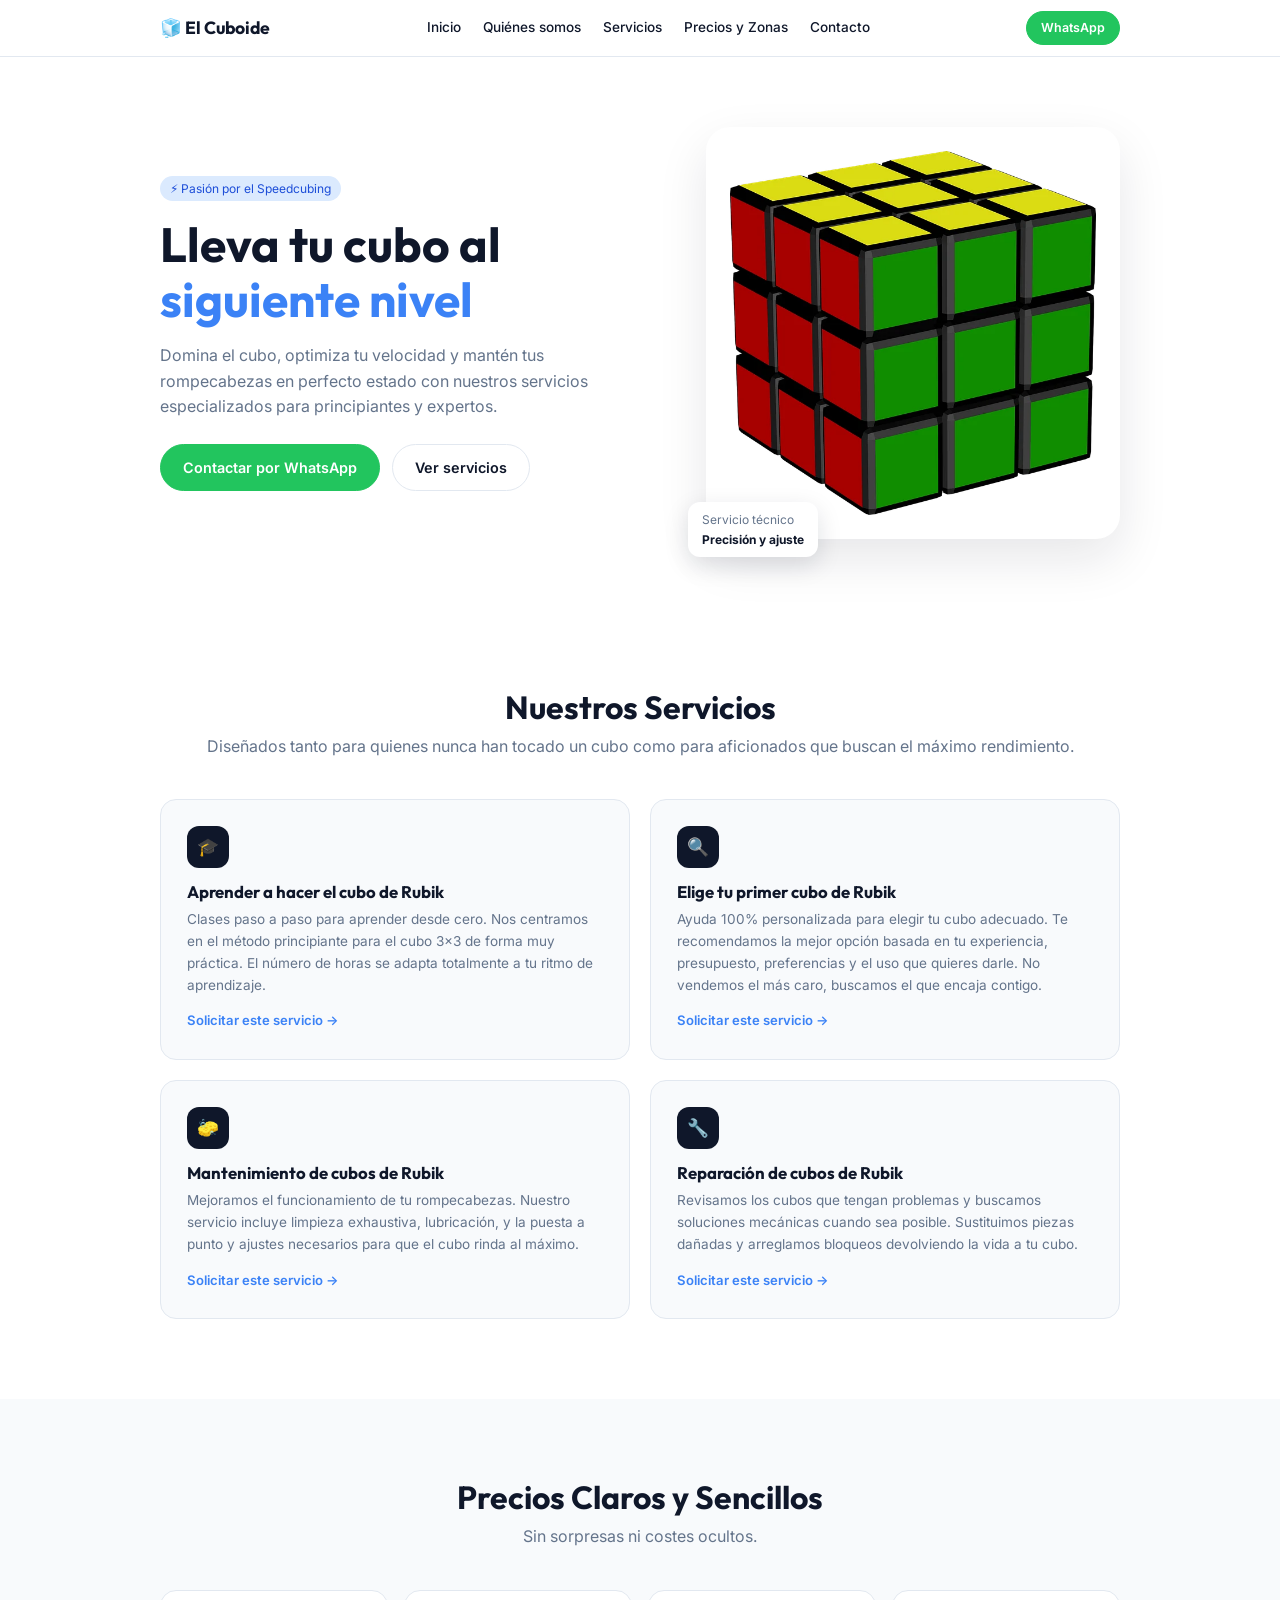
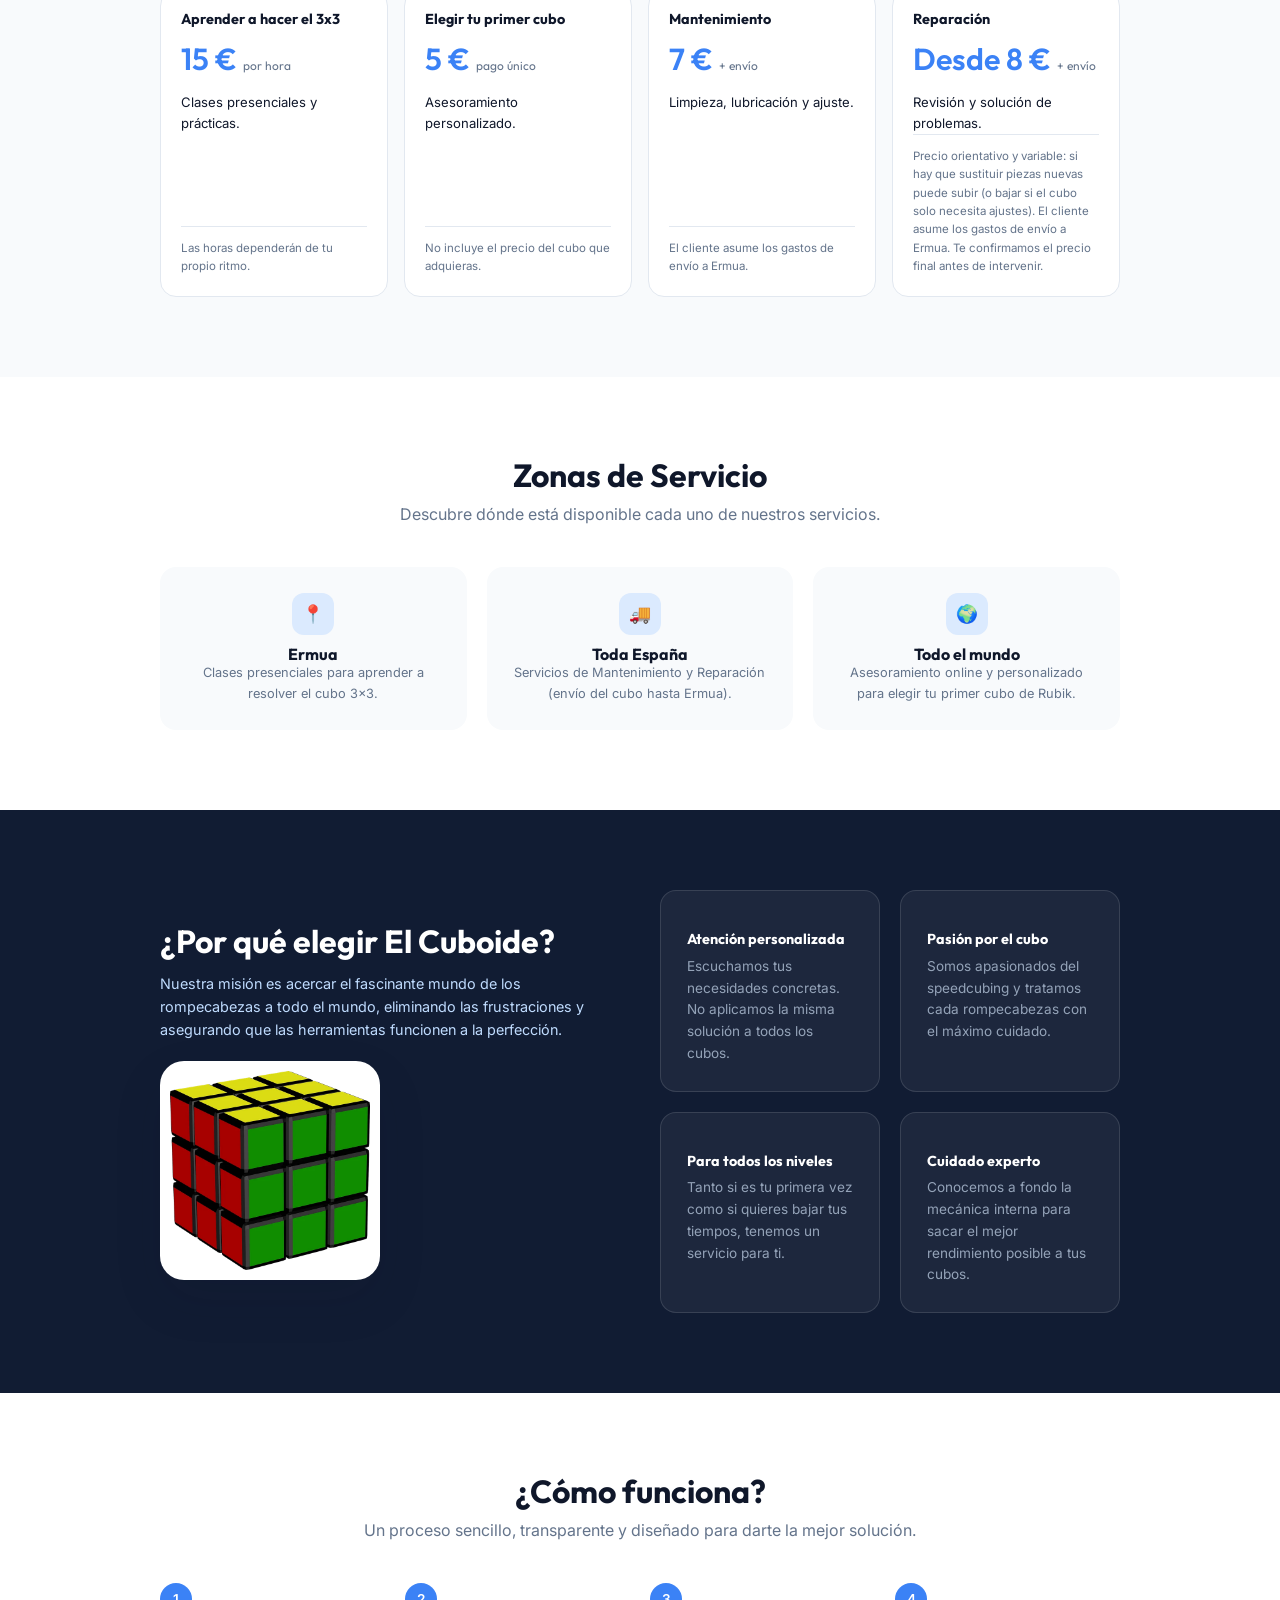
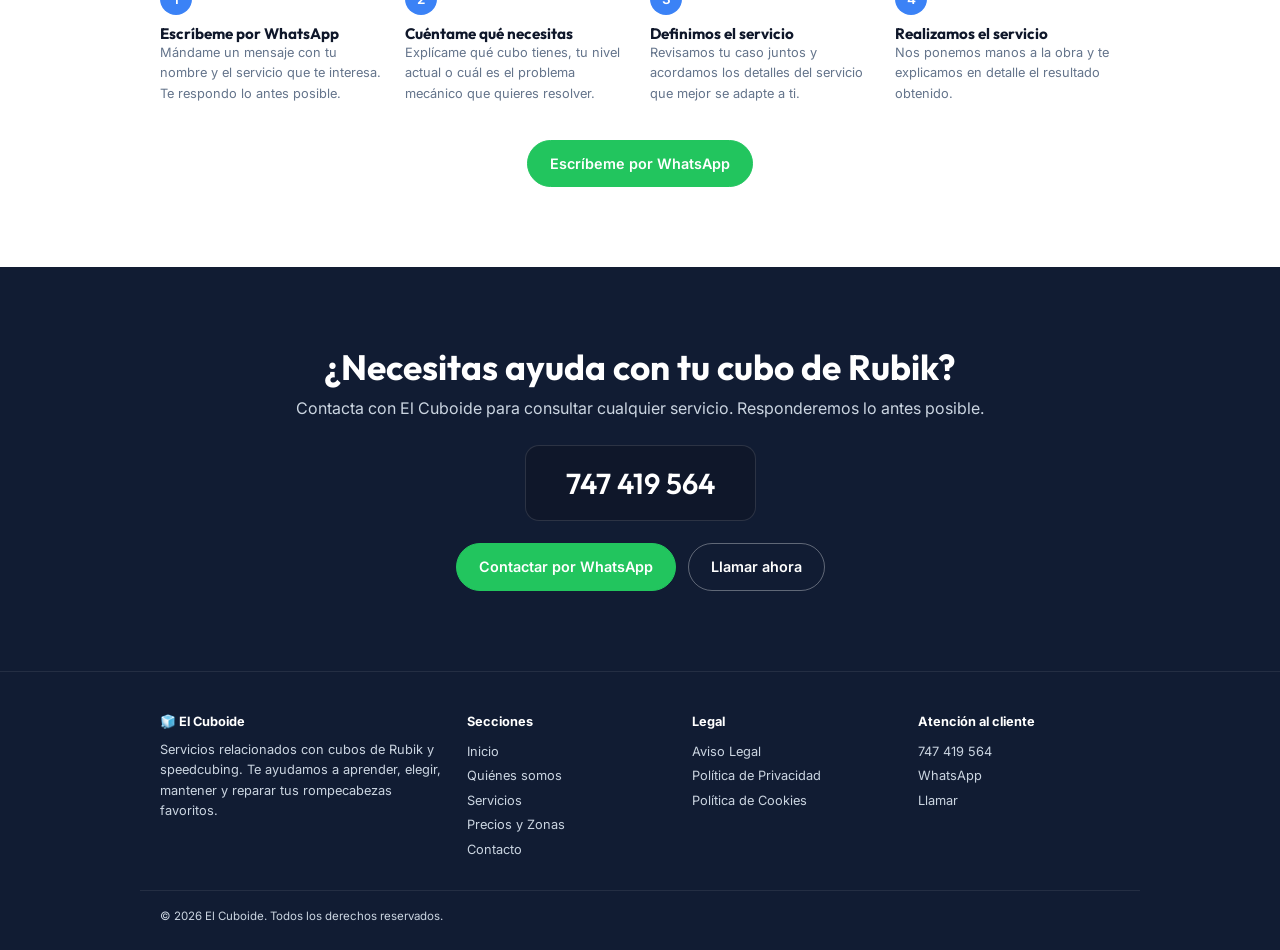
<file: index.html>
<!DOCTYPE html>
<html lang="es">
<head>
<meta charset="utf-8">
<meta name="viewport" content="width=device-width, initial-scale=1">
<title>El Cuboide | Clases, mantenimiento y reparación de cubos de Rubik</title>
<meta name="description" content="Aprende a resolver el cubo de Rubik, elige tu primer cubo, mantenimiento y reparación. Clases en Ermua y servicio en toda España.">
<link rel="preconnect" href="https://fonts.googleapis.com">
<link rel="preconnect" href="https://fonts.gstatic.com" crossorigin>
<link rel="stylesheet" href="https://fonts.googleapis.com/css2?family=Inter:wght@400;500;600&family=Outfit:wght@500;600;700&display=swap">
<link rel="stylesheet" href="style.css">
</head>
<body>

<header>
 <div class="wrap">
  <a class="logo" href="#inicio">🧊 El Cuboide</a>
  <nav>
   <a href="#inicio">Inicio</a>
   <a href="#quienes">Quiénes somos</a>
   <a href="#servicios">Servicios</a>
   <a href="#precios">Precios y Zonas</a>
   <a href="#contacto">Contacto</a>
  </nav>
  <a class="btn wa sm" href="https://wa.me/34747419564">WhatsApp</a>
 </div>
</header>

<main>
<section class="hero" id="inicio">
 <div class="wrap">
  <div>
   <span class="badge">⚡ Pasión por el Speedcubing</span>
   <h1>Lleva tu cubo al <span>siguiente nivel</span></h1>
   <p>Domina el cubo, optimiza tu velocidad y mantén tus rompecabezas en perfecto estado con nuestros servicios especializados para principiantes y expertos.</p>
   <div class="btns">
    <a class="btn wa" href="https://wa.me/34747419564">Contactar por WhatsApp</a>
    <a class="btn" href="#servicios">Ver servicios</a>
   </div>
  </div>
  <div class="cube-card">
   <img src="cubo.png" width="640" height="640" alt="Cubo de Rubik 3x3">
   <div class="tag">Servicio técnico<b>Precisión y ajuste</b></div>
  </div>
 </div>
</section>

<section id="servicios">
 <div class="wrap">
  <h2 class="sec-title">Nuestros Servicios</h2>
  <p class="sec-sub">Diseñados tanto para quienes nunca han tocado un cubo como para aficionados que buscan el máximo rendimiento.</p>
  <div class="grid2">
   <article class="card">
    <div class="ico">🎓</div>
    <h3>Aprender a hacer el cubo de Rubik</h3>
    <p>Clases paso a paso para aprender desde cero. Nos centramos en el método principiante para el cubo 3×3 de forma muy práctica. El número de horas se adapta totalmente a tu ritmo de aprendizaje.</p>
    <a href="https://wa.me/34747419564">Solicitar este servicio →</a>
   </article>

   <article class="card">
    <div class="ico">🔍</div>
    <h3>Elige tu primer cubo de Rubik</h3>
    <p>Ayuda 100% personalizada para elegir tu cubo adecuado. Te recomendamos la mejor opción basada en tu experiencia, presupuesto, preferencias y el uso que quieres darle. No vendemos el más caro, buscamos el que encaja contigo.</p>
    <a href="https://wa.me/34747419564">Solicitar este servicio →</a>
   </article>

   <article class="card">
    <div class="ico">🧽</div>
    <h3>Mantenimiento de cubos de Rubik</h3>
    <p>Mejoramos el funcionamiento de tu rompecabezas. Nuestro servicio incluye limpieza exhaustiva, lubricación, y la puesta a punto y ajustes necesarios para que el cubo rinda al máximo.</p>
    <a href="https://wa.me/34747419564">Solicitar este servicio →</a>
   </article>

   <article class="card">
    <div class="ico">🔧</div>
    <h3>Reparación de cubos de Rubik</h3>
    <p>Revisamos los cubos que tengan problemas y buscamos soluciones mecánicas cuando sea posible. Sustituimos piezas dañadas y arreglamos bloqueos devolviendo la vida a tu cubo.</p>
    <a href="https://wa.me/34747419564">Solicitar este servicio →</a>
   </article>
  </div>
 </div>
</section>

<section class="alt" id="precios">
 <div class="wrap">
  <h2 class="sec-title">Precios Claros y Sencillos</h2>
  <p class="sec-sub">Sin sorpresas ni costes ocultos.</p>

  <div class="grid4">
   <div class="price">
    <h3>Aprender a hacer el 3x3</h3>
    <div class="n">15 € <small>por hora</small></div>
    <p>Clases presenciales y prácticas.</p>
    <div class="note">Las horas dependerán de tu propio ritmo.</div>
   </div>

   <div class="price">
    <h3>Elegir tu primer cubo</h3>
    <div class="n">5 € <small>pago único</small></div>
    <p>Asesoramiento personalizado.</p>
    <div class="note">No incluye el precio del cubo que adquieras.</div>
   </div>

   <div class="price">
    <h3>Mantenimiento</h3>
    <div class="n">7 € <small>+ envío</small></div>
    <p>Limpieza, lubricación y ajuste.</p>
    <div class="note">El cliente asume los gastos de envío a Ermua.</div>
   </div>

   <div class="price">
    <h3>Reparación</h3>
    <div class="n">Desde 8 € <small>+ envío</small></div>
    <p>Revisión y solución de problemas.</p>
    <div class="note">Precio orientativo y variable: si hay que sustituir piezas nuevas puede subir (o bajar si el cubo solo necesita ajustes). El cliente asume los gastos de envío a Ermua. Te confirmamos el precio final antes de intervenir.</div>
   </div>
  </div>
 </div>
</section>

<section>
 <div class="wrap">
  <h2 class="sec-title">Zonas de Servicio</h2>
  <p class="sec-sub">Descubre dónde está disponible cada uno de nuestros servicios.</p>

  <div class="grid3">
   <div class="zone">
    <div class="ico">📍</div>
    <h3>Ermua</h3>
    <p>Clases presenciales para aprender a resolver el cubo 3×3.</p>
   </div>

   <div class="zone">
    <div class="ico">🚚</div>
    <h3>Toda España</h3>
    <p>Servicios de Mantenimiento y Reparación (envío del cubo hasta Ermua).</p>
   </div>

   <div class="zone">
    <div class="ico">🌍</div>
    <h3>Todo el mundo</h3>
    <p>Asesoramiento online y personalizado para elegir tu primer cubo de Rubik.</p>
   </div>
  </div>
 </div>
</section>

<section class="dark-sec" id="quienes">
 <div class="wrap">
  <div>
   <h2>¿Por qué elegir El Cuboide?</h2>
   <p class="lead">Nuestra misión es acercar el fascinante mundo de los rompecabezas a todo el mundo, eliminando las frustraciones y asegurando que las herramientas funcionen a la perfección.</p>
   <div class="cube-card">
    <img src="cubo.png" width="640" height="640" alt="Cubo de Rubik 3x3" loading="lazy">
   </div>
  </div>

  <div class="grid2">
   <div class="card">
    <h3>Atención personalizada</h3>
    <p>Escuchamos tus necesidades concretas. No aplicamos la misma solución a todos los cubos.</p>
   </div>

   <div class="card">
    <h3>Pasión por el cubo</h3>
    <p>Somos apasionados del speedcubing y tratamos cada rompecabezas con el máximo cuidado.</p>
   </div>

   <div class="card">
    <h3>Para todos los niveles</h3>
    <p>Tanto si es tu primera vez como si quieres bajar tus tiempos, tenemos un servicio para ti.</p>
   </div>

   <div class="card">
    <h3>Cuidado experto</h3>
    <p>Conocemos a fondo la mecánica interna para sacar el mejor rendimiento posible a tus cubos.</p>
   </div>
  </div>
 </div>
</section>

<section>
 <div class="wrap">
  <h2 class="sec-title">¿Cómo funciona?</h2>
  <p class="sec-sub">Un proceso sencillo, transparente y diseñado para darte la mejor solución.</p>

  <div class="steps">
   <div>
    <h3>Escríbeme por WhatsApp</h3>
    <p>Mándame un mensaje con tu nombre y el servicio que te interesa. Te respondo lo antes posible.</p>
   </div>

   <div>
    <h3>Cuéntame qué necesitas</h3>
    <p>Explícame qué cubo tienes, tu nivel actual o cuál es el problema mecánico que quieres resolver.</p>
   </div>

   <div>
    <h3>Definimos el servicio</h3>
    <p>Revisamos tu caso juntos y acordamos los detalles del servicio que mejor se adapte a ti.</p>
   </div>

   <div>
    <h3>Realizamos el servicio</h3>
    <p>Nos ponemos manos a la obra y te explicamos en detalle el resultado obtenido.</p>
   </div>
  </div>

  <div class="center">
   <a class="btn wa" href="https://wa.me/34747419564">Escríbeme por WhatsApp</a>
  </div>
 </div>
</section>

<section class="dark-sec cta" id="contacto">
 <div class="wrap" style="display:block">
  <h2>¿Necesitas ayuda con tu cubo de Rubik?</h2>
  <p>Contacta con El Cuboide para consultar cualquier servicio. Responderemos lo antes posible.</p>
  <div class="phone">747 419 564</div>

  <div class="btns">
   <a class="btn wa" href="https://wa.me/34747419564">Contactar por WhatsApp</a>
   <a class="btn ghost" href="tel:+34747419564">Llamar ahora</a>
  </div>
 </div>
</section>
</main>

<footer>
 <div class="wrap">

  <div>
   <h4>🧊 El Cuboide</h4>
   Servicios relacionados con cubos de Rubik y speedcubing. Te ayudamos a aprender, elegir, mantener y reparar tus rompecabezas favoritos.
  </div>

  <div>
   <h4>Secciones</h4>
   <a href="#inicio">Inicio</a>
   <a href="#quienes">Quiénes somos</a>
   <a href="#servicios">Servicios</a>
   <a href="#precios">Precios y Zonas</a>
   <a href="#contacto">Contacto</a>
  </div>

  <div>
   <h4>Legal</h4>
   <a href="#">Aviso Legal</a>
   <a href="#">Política de Privacidad</a>
   <a href="#">Política de Cookies</a>
  </div>

  <div>
   <h4>Atención al cliente</h4>
   <a href="tel:+34747419564">747 419 564</a>
   <a href="https://wa.me/34747419564">WhatsApp</a>
   <a href="tel:+34747419564">Llamar</a>
  </div>

 </div>

 <div class="copy">© 2026 El Cuboide. Todos los derechos reservados.</div>
</footer>

</body>
</html>
</file>
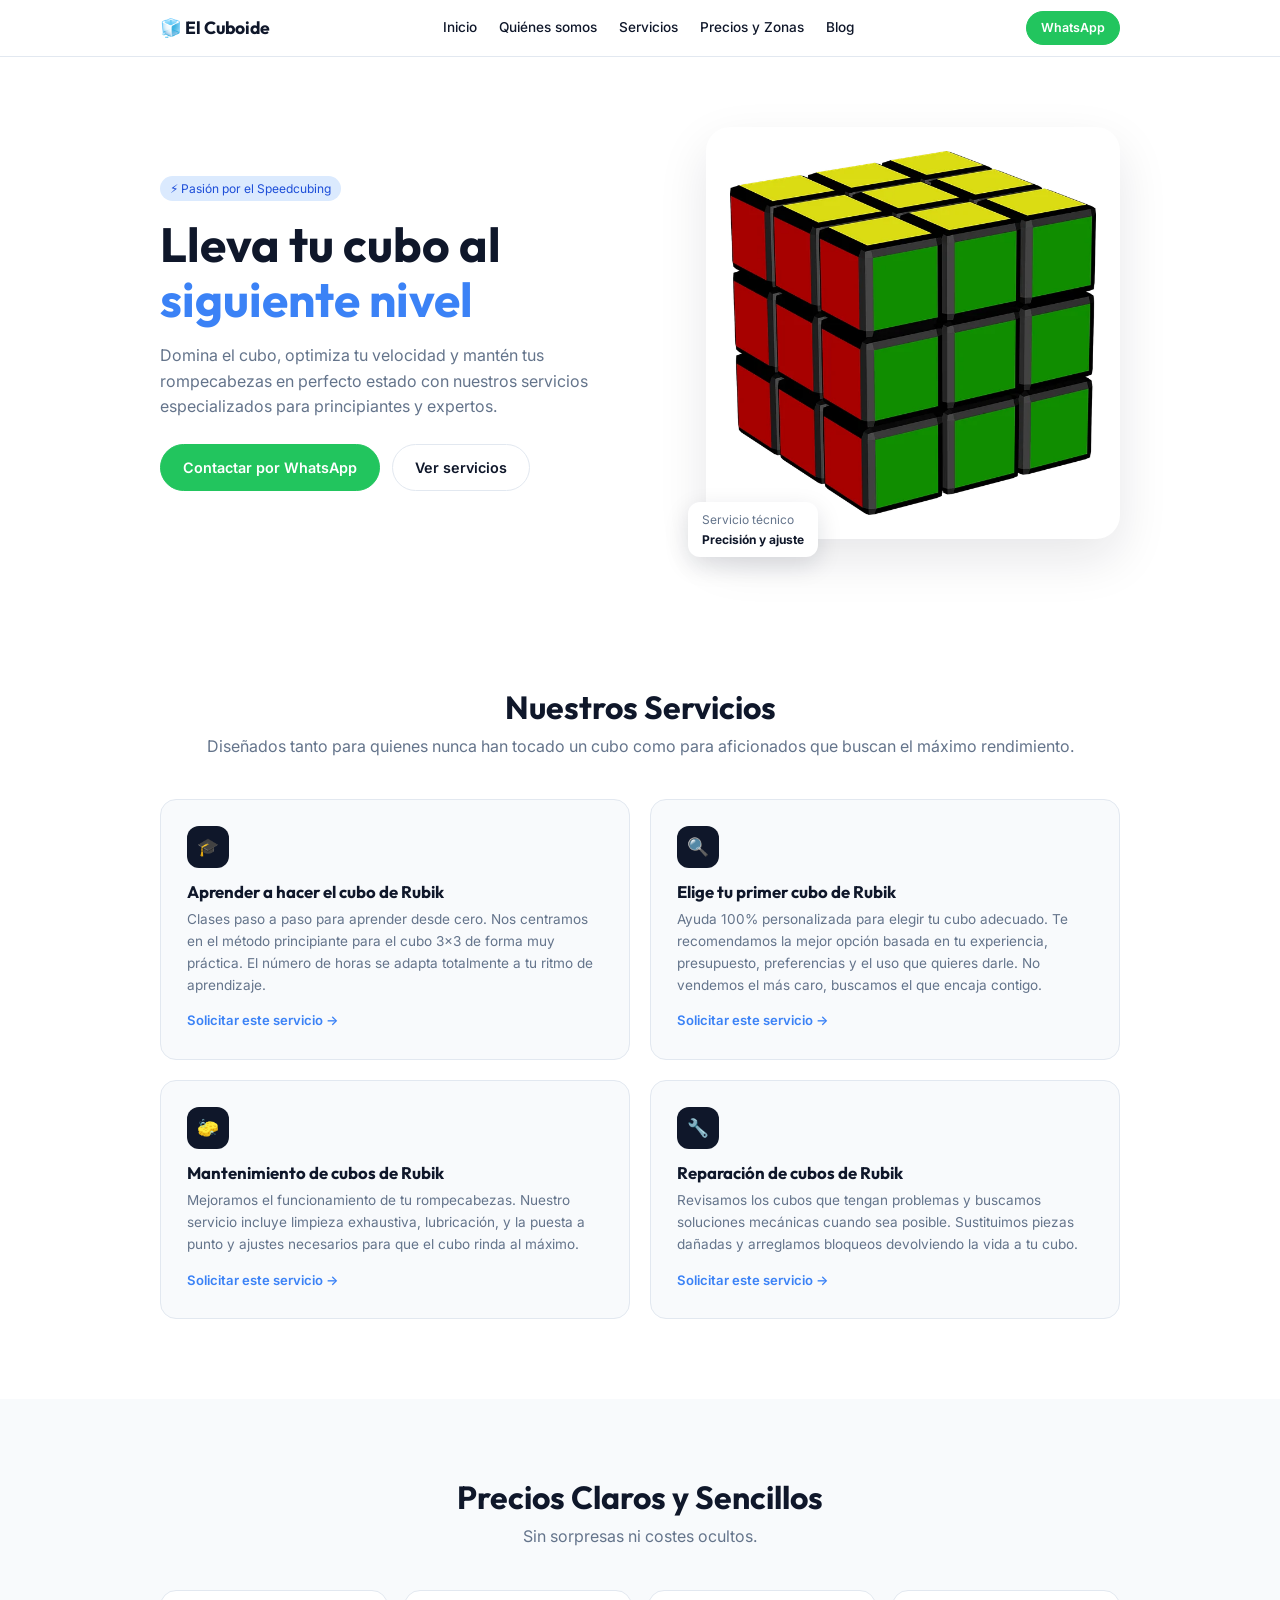
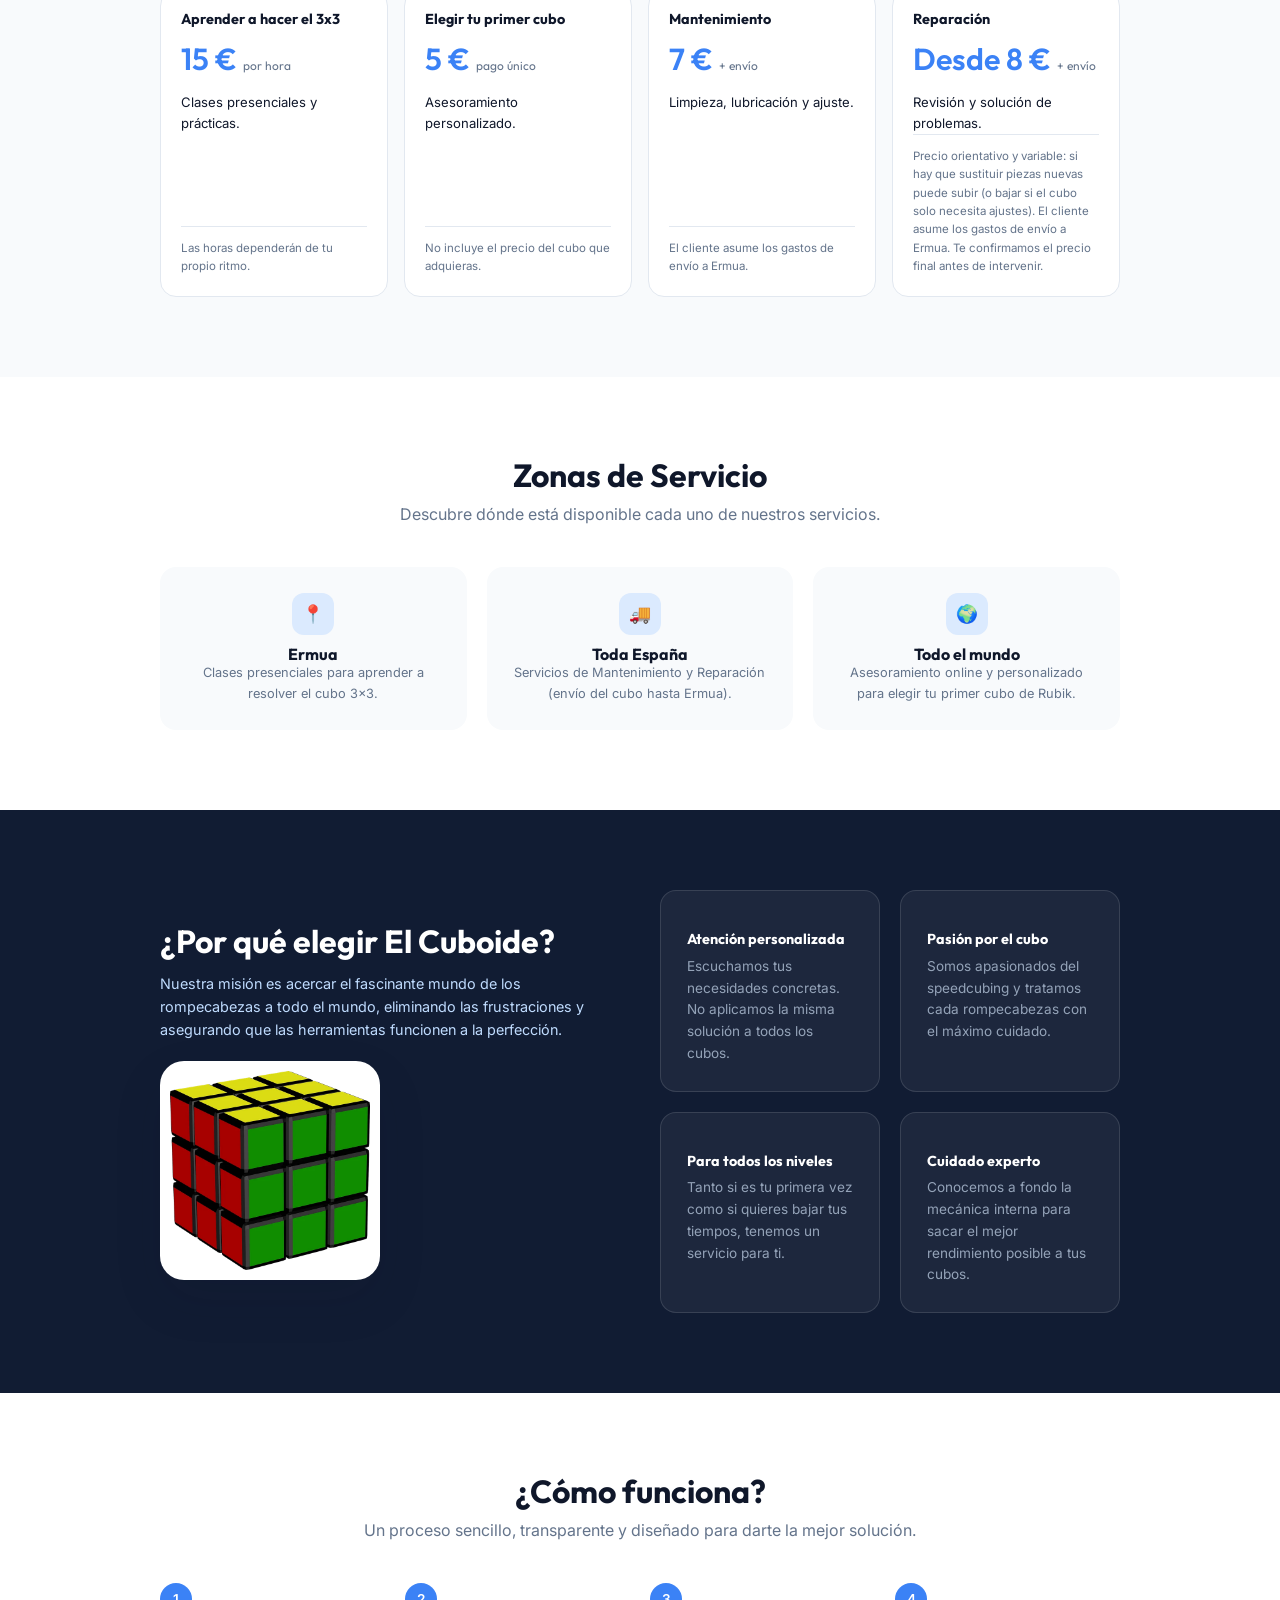
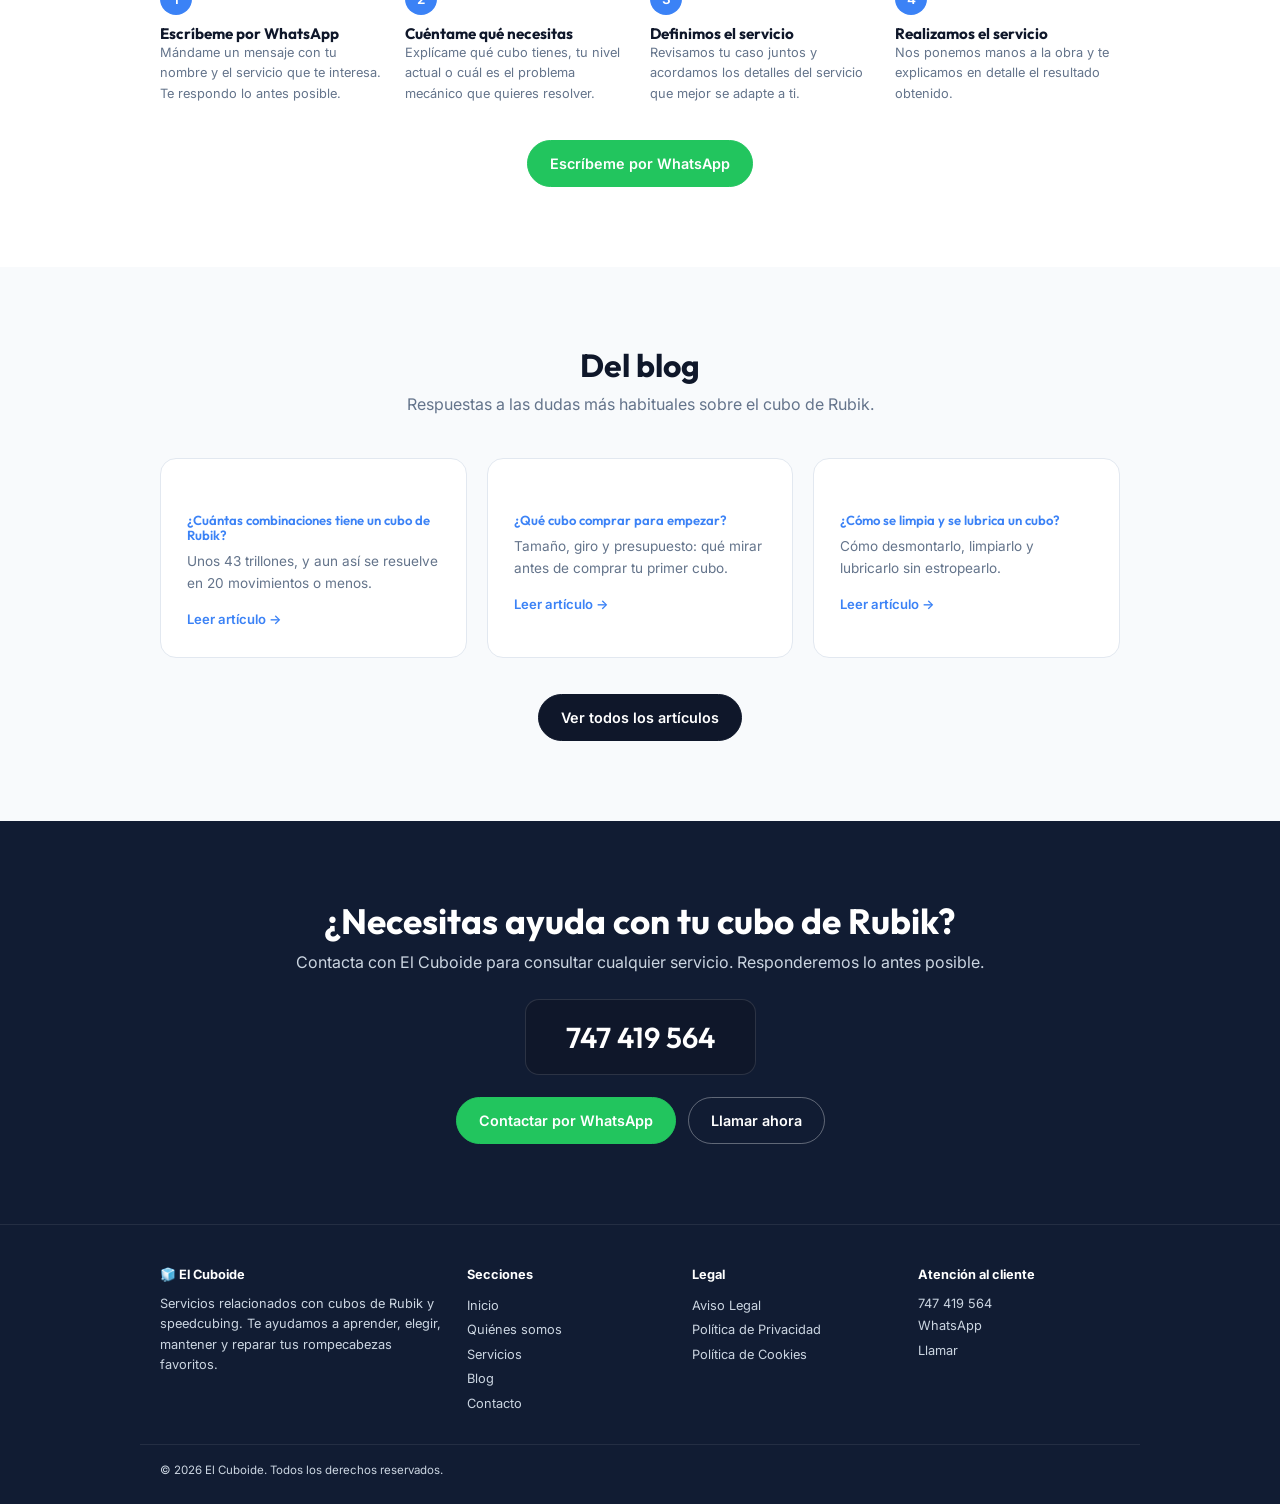
<file: index (1).html>
<!DOCTYPE html>
<html lang="es">
<head>
<meta charset="utf-8">
<meta name="viewport" content="width=device-width, initial-scale=1">
<title>El Cuboide | Clases, mantenimiento y reparación de cubos de Rubik</title>
<meta name="description" content="Aprende a resolver el cubo de Rubik, elige tu primer cubo, mantenimiento y reparación. Clases en Ermua y servicio en toda España.">
<link rel="preconnect" href="https://fonts.googleapis.com">
<link rel="preconnect" href="https://fonts.gstatic.com" crossorigin>
<link rel="stylesheet" href="https://fonts.googleapis.com/css2?family=Inter:wght@400;500;600&family=Outfit:wght@500;600;700&display=swap">
<link rel="stylesheet" href="style.css">
</head>
<body>

<header>
 <div class="wrap">
  <a class="logo" href="#inicio">🧊 El Cuboide</a>
  <nav>
   <a href="#inicio">Inicio</a>
   <a href="#quienes">Quiénes somos</a>
   <a href="#servicios">Servicios</a>
   <a href="#precios">Precios y Zonas</a>
   <a href="blog.html">Blog</a>
  </nav>
  <a class="btn wa sm" href="https://wa.me/34747419564">WhatsApp</a>
 </div>
</header>

<main>
<section class="hero" id="inicio">
 <div class="wrap">
  <div>
   <span class="badge">⚡ Pasión por el Speedcubing</span>
   <h1>Lleva tu cubo al <span>siguiente nivel</span></h1>
   <p>Domina el cubo, optimiza tu velocidad y mantén tus rompecabezas en perfecto estado con nuestros servicios especializados para principiantes y expertos.</p>
   <div class="btns">
    <a class="btn wa" href="https://wa.me/34747419564">Contactar por WhatsApp</a>
    <a class="btn" href="#servicios">Ver servicios</a>
   </div>
  </div>
  <div class="cube-card">
   <img src="cubo.png" width="640" height="640" alt="Cubo de Rubik 3x3">
   <div class="tag">Servicio técnico<b>Precisión y ajuste</b></div>
  </div>
 </div>
</section>

<section id="servicios">
 <div class="wrap">
  <h2 class="sec-title">Nuestros Servicios</h2>
  <p class="sec-sub">Diseñados tanto para quienes nunca han tocado un cubo como para aficionados que buscan el máximo rendimiento.</p>
  <div class="grid2">
   <article class="card"><div class="ico">🎓</div><h3>Aprender a hacer el cubo de Rubik</h3><p>Clases paso a paso para aprender desde cero. Nos centramos en el método principiante para el cubo 3×3 de forma muy práctica. El número de horas se adapta totalmente a tu ritmo de aprendizaje.</p><a href="https://wa.me/34747419564">Solicitar este servicio →</a></article>
   <article class="card"><div class="ico">🔍</div><h3>Elige tu primer cubo de Rubik</h3><p>Ayuda 100% personalizada para elegir tu cubo adecuado. Te recomendamos la mejor opción basada en tu experiencia, presupuesto, preferencias y el uso que quieres darle. No vendemos el más caro, buscamos el que encaja contigo.</p><a href="https://wa.me/34747419564">Solicitar este servicio →</a></article>
   <article class="card"><div class="ico">🧽</div><h3>Mantenimiento de cubos de Rubik</h3><p>Mejoramos el funcionamiento de tu rompecabezas. Nuestro servicio incluye limpieza exhaustiva, lubricación, y la puesta a punto y ajustes necesarios para que el cubo rinda al máximo.</p><a href="https://wa.me/34747419564">Solicitar este servicio →</a></article>
   <article class="card"><div class="ico">🔧</div><h3>Reparación de cubos de Rubik</h3><p>Revisamos los cubos que tengan problemas y buscamos soluciones mecánicas cuando sea posible. Sustituimos piezas dañadas y arreglamos bloqueos devolviendo la vida a tu cubo.</p><a href="https://wa.me/34747419564">Solicitar este servicio →</a></article>
  </div>
 </div>
</section>

<section class="alt" id="precios">
 <div class="wrap">
  <h2 class="sec-title">Precios Claros y Sencillos</h2>
  <p class="sec-sub">Sin sorpresas ni costes ocultos.</p>
  <div class="grid4">
   <div class="price"><h3>Aprender a hacer el 3x3</h3><div class="n">15 € <small>por hora</small></div><p>Clases presenciales y prácticas.</p><div class="note">Las horas dependerán de tu propio ritmo.</div></div>
   <div class="price"><h3>Elegir tu primer cubo</h3><div class="n">5 € <small>pago único</small></div><p>Asesoramiento personalizado.</p><div class="note">No incluye el precio del cubo que adquieras.</div></div>
   <div class="price"><h3>Mantenimiento</h3><div class="n">7 € <small>+ envío</small></div><p>Limpieza, lubricación y ajuste.</p><div class="note">El cliente asume los gastos de envío a Ermua.</div></div>
   <div class="price"><h3>Reparación</h3><div class="n">Desde 8 € <small>+ envío</small></div><p>Revisión y solución de problemas.</p><div class="note">Precio orientativo y variable: si hay que sustituir piezas nuevas puede subir (o bajar si el cubo solo necesita ajustes). El cliente asume los gastos de envío a Ermua. Te confirmamos el precio final antes de intervenir.</div></div>
  </div>
 </div>
</section>

<section>
 <div class="wrap">
  <h2 class="sec-title">Zonas de Servicio</h2>
  <p class="sec-sub">Descubre dónde está disponible cada uno de nuestros servicios.</p>
  <div class="grid3">
   <div class="zone"><div class="ico">📍</div><h3>Ermua</h3><p>Clases presenciales para aprender a resolver el cubo 3×3.</p></div>
   <div class="zone"><div class="ico">🚚</div><h3>Toda España</h3><p>Servicios de Mantenimiento y Reparación (envío del cubo hasta Ermua).</p></div>
   <div class="zone"><div class="ico">🌍</div><h3>Todo el mundo</h3><p>Asesoramiento online y personalizado para elegir tu primer cubo de Rubik.</p></div>
  </div>
 </div>
</section>

<section class="dark-sec" id="quienes">
 <div class="wrap">
  <div>
   <h2>¿Por qué elegir El Cuboide?</h2>
   <p class="lead">Nuestra misión es acercar el fascinante mundo de los rompecabezas a todo el mundo, eliminando las frustraciones y asegurando que las herramientas funcionen a la perfección.</p>
   <div class="cube-card"><img src="cubo.png" width="640" height="640" alt="Cubo de Rubik 3x3" loading="lazy"></div>
  </div>
  <div class="grid2">
   <div class="card"><h3>Atención personalizada</h3><p>Escuchamos tus necesidades concretas. No aplicamos la misma solución a todos los cubos.</p></div>
   <div class="card"><h3>Pasión por el cubo</h3><p>Somos apasionados del speedcubing y tratamos cada rompecabezas con el máximo cuidado.</p></div>
   <div class="card"><h3>Para todos los niveles</h3><p>Tanto si es tu primera vez como si quieres bajar tus tiempos, tenemos un servicio para ti.</p></div>
   <div class="card"><h3>Cuidado experto</h3><p>Conocemos a fondo la mecánica interna para sacar el mejor rendimiento posible a tus cubos.</p></div>
  </div>
 </div>
</section>

<section>
 <div class="wrap">
  <h2 class="sec-title">¿Cómo funciona?</h2>
  <p class="sec-sub">Un proceso sencillo, transparente y diseñado para darte la mejor solución.</p>
  <div class="steps">
   <div><h3>Escríbeme por WhatsApp</h3><p>Mándame un mensaje con tu nombre y el servicio que te interesa. Te respondo lo antes posible.</p></div>
   <div><h3>Cuéntame qué necesitas</h3><p>Explícame qué cubo tienes, tu nivel actual o cuál es el problema mecánico que quieres resolver.</p></div>
   <div><h3>Definimos el servicio</h3><p>Revisamos tu caso juntos y acordamos los detalles del servicio que mejor se adapte a ti.</p></div>
   <div><h3>Realizamos el servicio</h3><p>Nos ponemos manos a la obra y te explicamos en detalle el resultado obtenido.</p></div>
  </div>
  <div class="center"><a class="btn wa" href="https://wa.me/34747419564">Escríbeme por WhatsApp</a></div>
 </div>
</section>

<section class="alt" id="blog">
 <div class="wrap">
  <h2 class="sec-title">Del blog</h2>
  <p class="sec-sub">Respuestas a las dudas más habituales sobre el cubo de Rubik.</p>
  <div class="grid3">
   <article class="card" style="background:#fff"><h3><a href="blog.html#combinaciones">¿Cuántas combinaciones tiene un cubo de Rubik?</a></h3><p>Unos 43 trillones, y aun así se resuelve en 20 movimientos o menos.</p><a href="blog.html#combinaciones">Leer artículo →</a></article>
   <article class="card" style="background:#fff"><h3><a href="blog.html#primer-cubo">¿Qué cubo comprar para empezar?</a></h3><p>Tamaño, giro y presupuesto: qué mirar antes de comprar tu primer cubo.</p><a href="blog.html#primer-cubo">Leer artículo →</a></article>
   <article class="card" style="background:#fff"><h3><a href="blog.html#lubricar">¿Cómo se limpia y se lubrica un cubo?</a></h3><p>Cómo desmontarlo, limpiarlo y lubricarlo sin estropearlo.</p><a href="blog.html#lubricar">Leer artículo →</a></article>
  </div>
  <div class="center"><a class="btn dark" href="blog.html">Ver todos los artículos</a></div>
 </div>
</section>

<section class="dark-sec cta" id="contacto">
 <div class="wrap" style="display:block">
  <h2>¿Necesitas ayuda con tu cubo de Rubik?</h2>
  <p>Contacta con El Cuboide para consultar cualquier servicio. Responderemos lo antes posible.</p>
  <div class="phone">747 419 564</div>
  <div class="btns">
   <a class="btn wa" href="https://wa.me/34747419564">Contactar por WhatsApp</a>
   <a class="btn ghost" href="tel:+34747419564">Llamar ahora</a>
  </div>
 </div>
</section>
</main>

<footer>
 <div class="wrap">
  <div><h4>🧊 El Cuboide</h4>Servicios relacionados con cubos de Rubik y speedcubing. Te ayudamos a aprender, elegir, mantener y reparar tus rompecabezas favoritos.</div>
  <div><h4>Secciones</h4><a href="#inicio">Inicio</a><a href="#quienes">Quiénes somos</a><a href="#servicios">Servicios</a><a href="blog.html">Blog</a><a href="#contacto">Contacto</a></div>
  <div><h4>Legal</h4><a href="#">Aviso Legal</a><a href="#">Política de Privacidad</a><a href="#">Política de Cookies</a></div>
  <div><h4>Atención al cliente</h4>747 419 564<a href="https://wa.me/34747419564">WhatsApp</a><a href="tel:+34747419564">Llamar</a></div>
 </div>
 <div class="copy">© 2026 El Cuboide. Todos los derechos reservados.</div>
</footer>

</body>
</html>
</file>
<file: style.css>
:root{--ink:#0f172a;--blue:#3b82f6;--green:#22c55e;--bg:#f8fafc;--line:#e2e8f0;--muted:#64748b;--navy:#111c33}
*{box-sizing:border-box;margin:0}
html{scroll-behavior:smooth;scroll-padding-top:70px}
body{font-family:Inter,system-ui,sans-serif;color:var(--ink);background:#fff;line-height:1.6}
h1,h2,h3,.logo{font-family:Outfit,Inter,sans-serif;line-height:1.15}
a{color:inherit;text-decoration:none}
.wrap{max-width:1000px;margin:0 auto;padding:0 20px}
section{padding:80px 0}
.alt{background:var(--bg)}
.sec-title{text-align:center;font-size:2rem;margin-bottom:8px}
.sec-sub{text-align:center;color:var(--muted);margin-bottom:40px}
:focus-visible{outline:3px solid var(--blue);outline-offset:2px}

header{position:sticky;top:0;z-index:5;background:#fffffff2;border-bottom:1px solid var(--line);backdrop-filter:blur(8px)}
header .wrap{display:flex;align-items:center;justify-content:space-between;height:56px;gap:16px}
.logo{font-weight:700;font-size:1.1rem}
nav{display:flex;gap:22px;font-size:.85rem;font-weight:500}
nav a:hover{color:var(--blue)}

.btn{display:inline-block;padding:11px 22px;border-radius:999px;font-weight:600;font-size:.9rem;border:1px solid var(--line);background:#fff;cursor:pointer}
.btn.wa{background:var(--green);border-color:var(--green);color:#fff}
.btn.dark{background:var(--ink);border-color:var(--ink);color:#fff}
.btn.sm{padding:6px 14px;font-size:.78rem}
.btn.ghost{background:transparent;color:#fff;border-color:#ffffff55}

.hero{padding:70px 0}
.hero .wrap{display:grid;grid-template-columns:1.1fr .9fr;gap:40px;align-items:center}
.badge{display:inline-block;background:#dbeafe;color:#1d4ed8;font-size:.75rem;padding:3px 10px;border-radius:999px;margin-bottom:16px}
.hero h1{font-size:3rem;margin-bottom:16px}
.hero h1 span{color:var(--blue)}
.hero p{color:var(--muted);margin-bottom:24px;max-width:46ch}
.hero .btns{display:flex;gap:12px;flex-wrap:wrap}
.cube-card{background:#fff;border-radius:24px;box-shadow:0 20px 50px #0f172a1a;padding:24px;position:relative}
.cube-card svg{width:100%;height:auto;display:block}
.tag{position:absolute;left:-18px;bottom:-18px;background:#fff;border-radius:12px;box-shadow:0 8px 24px #0f172a22;padding:8px 14px;font-size:.75rem;color:var(--muted)}
.tag b{display:block;color:var(--ink)}

.grid2{display:grid;grid-template-columns:1fr 1fr;gap:20px}
.grid3{display:grid;grid-template-columns:repeat(3,1fr);gap:20px}
.grid4{display:grid;grid-template-columns:repeat(4,1fr);gap:16px}
.card{border:1px solid var(--line);border-radius:16px;padding:26px;background:var(--bg)}
.card h3{font-size:1.05rem;margin:14px 0 8px}
.card p{font-size:.85rem;color:var(--muted)}
.card a{display:inline-block;margin-top:14px;color:var(--blue);font-size:.82rem;font-weight:600}
.ico{width:42px;height:42px;border-radius:12px;background:var(--ink);display:grid;place-items:center;font-size:1.1rem}

.price{background:#fff;border:1px solid var(--line);border-radius:16px;padding:20px;display:flex;flex-direction:column}
.price h3{font-size:.9rem}
.price .n{font-family:Outfit,sans-serif;font-size:1.9rem;color:var(--blue);font-weight:600;margin:8px 0}
.price .n small{font-size:.75rem;color:var(--muted);font-weight:400}
.price p{font-size:.82rem}
.price .note{margin-top:auto;padding-top:12px;border-top:1px solid var(--line);font-size:.72rem;color:var(--muted)}

.zone{text-align:center;background:var(--bg);border-radius:16px;padding:26px}
.zone .ico{margin:0 auto 10px;background:#dbeafe}
.zone h3{font-size:1rem}
.zone p{font-size:.8rem;color:var(--muted)}

.dark-sec{background:var(--navy);color:#fff}
.dark-sec .wrap{display:grid;grid-template-columns:1fr 1fr;gap:40px;align-items:center}
.dark-sec h2{font-size:2rem;margin-bottom:12px}
.dark-sec .lead{color:#bfdbfe;font-size:.9rem;margin-bottom:20px}
.dark-sec .cube-card{padding:10px;max-width:220px}
.dark-sec .card{background:#ffffff0d;border-color:#ffffff1f}
.dark-sec .card p{color:#94a3b8}
.dark-sec .card h3{font-size:.9rem}

.steps{counter-reset:s;display:grid;grid-template-columns:repeat(4,1fr);gap:20px}
.steps div{counter-increment:s}
.steps div::before{content:counter(s);display:grid;place-items:center;width:32px;height:32px;border-radius:50%;background:var(--blue);color:#fff;font-weight:600;font-size:.85rem;margin-bottom:10px}
.steps h3{font-size:.95rem}
.steps p{font-size:.8rem;color:var(--muted)}
.center{text-align:center;margin-top:36px}

details{border:1px solid var(--line);border-radius:10px;padding:14px 18px;margin-bottom:10px;background:#fff}
summary{cursor:pointer;font-size:.9rem;font-weight:600;list-style:none;display:flex;justify-content:space-between}
summary::after{content:"+";color:var(--blue)}
details[open] summary::after{content:"–"}
details p{font-size:.85rem;color:var(--muted);margin-top:8px}

.cta{text-align:center}
.cta h2{font-size:2.2rem;margin-bottom:8px}
.cta p{color:#cbd5e1;margin-bottom:24px}
.phone{display:inline-block;background:var(--ink);border:1px solid #ffffff1f;border-radius:14px;padding:14px 40px;margin-bottom:22px;font-family:Outfit,sans-serif;font-size:1.8rem;font-weight:600}
.cta .btns{display:flex;gap:12px;justify-content:center;flex-wrap:wrap}

footer{background:var(--navy);color:#cbd5e1;padding:40px 0 24px;border-top:1px solid #ffffff14;font-size:.8rem}
footer .wrap{display:grid;grid-template-columns:1.4fr 1fr 1fr 1fr;gap:24px}
footer h4{color:#fff;font-size:.8rem;margin-bottom:8px}
footer a{display:block;padding:2px 0}
footer a:hover{color:#fff}
.copy{max-width:1000px;margin:28px auto 0;padding:16px 20px 0;border-top:1px solid #ffffff14;font-size:.72rem}

.posts{display:grid;gap:20px}
.post{background:#fff;border:1px solid var(--line);border-radius:16px;padding:24px}
.post time{font-size:.75rem;color:var(--muted)}
.post h2{font-size:1.25rem;margin:4px 0 8px}
.post p{font-size:.9rem;color:var(--muted)}

@media(max-width:800px){
 section{padding:56px 0}
 nav{display:none}
 .hero .wrap,.dark-sec .wrap,.grid2,.grid3,.steps{grid-template-columns:1fr}
 .grid4{grid-template-columns:1fr 1fr}
 footer .wrap{grid-template-columns:1fr 1fr}
 .hero h1{font-size:2.3rem}
 .tag{left:8px}
}
@media(max-width:480px){.grid4{grid-template-columns:1fr}.phone{font-size:1.4rem;padding:12px 24px}}
@media(prefers-reduced-motion:reduce){html{scroll-behavior:auto}}

.cube-card img{width:100%;height:auto;display:block}
.toc{list-style:none;padding:0;margin:0 0 36px;display:grid;gap:6px}
.toc a{color:var(--blue);font-size:.9rem;font-weight:500}
.post p+p{margin-top:10px}
.post a{color:var(--blue);font-weight:600}
.card h3 a:hover{color:var(--blue)}
</file>
